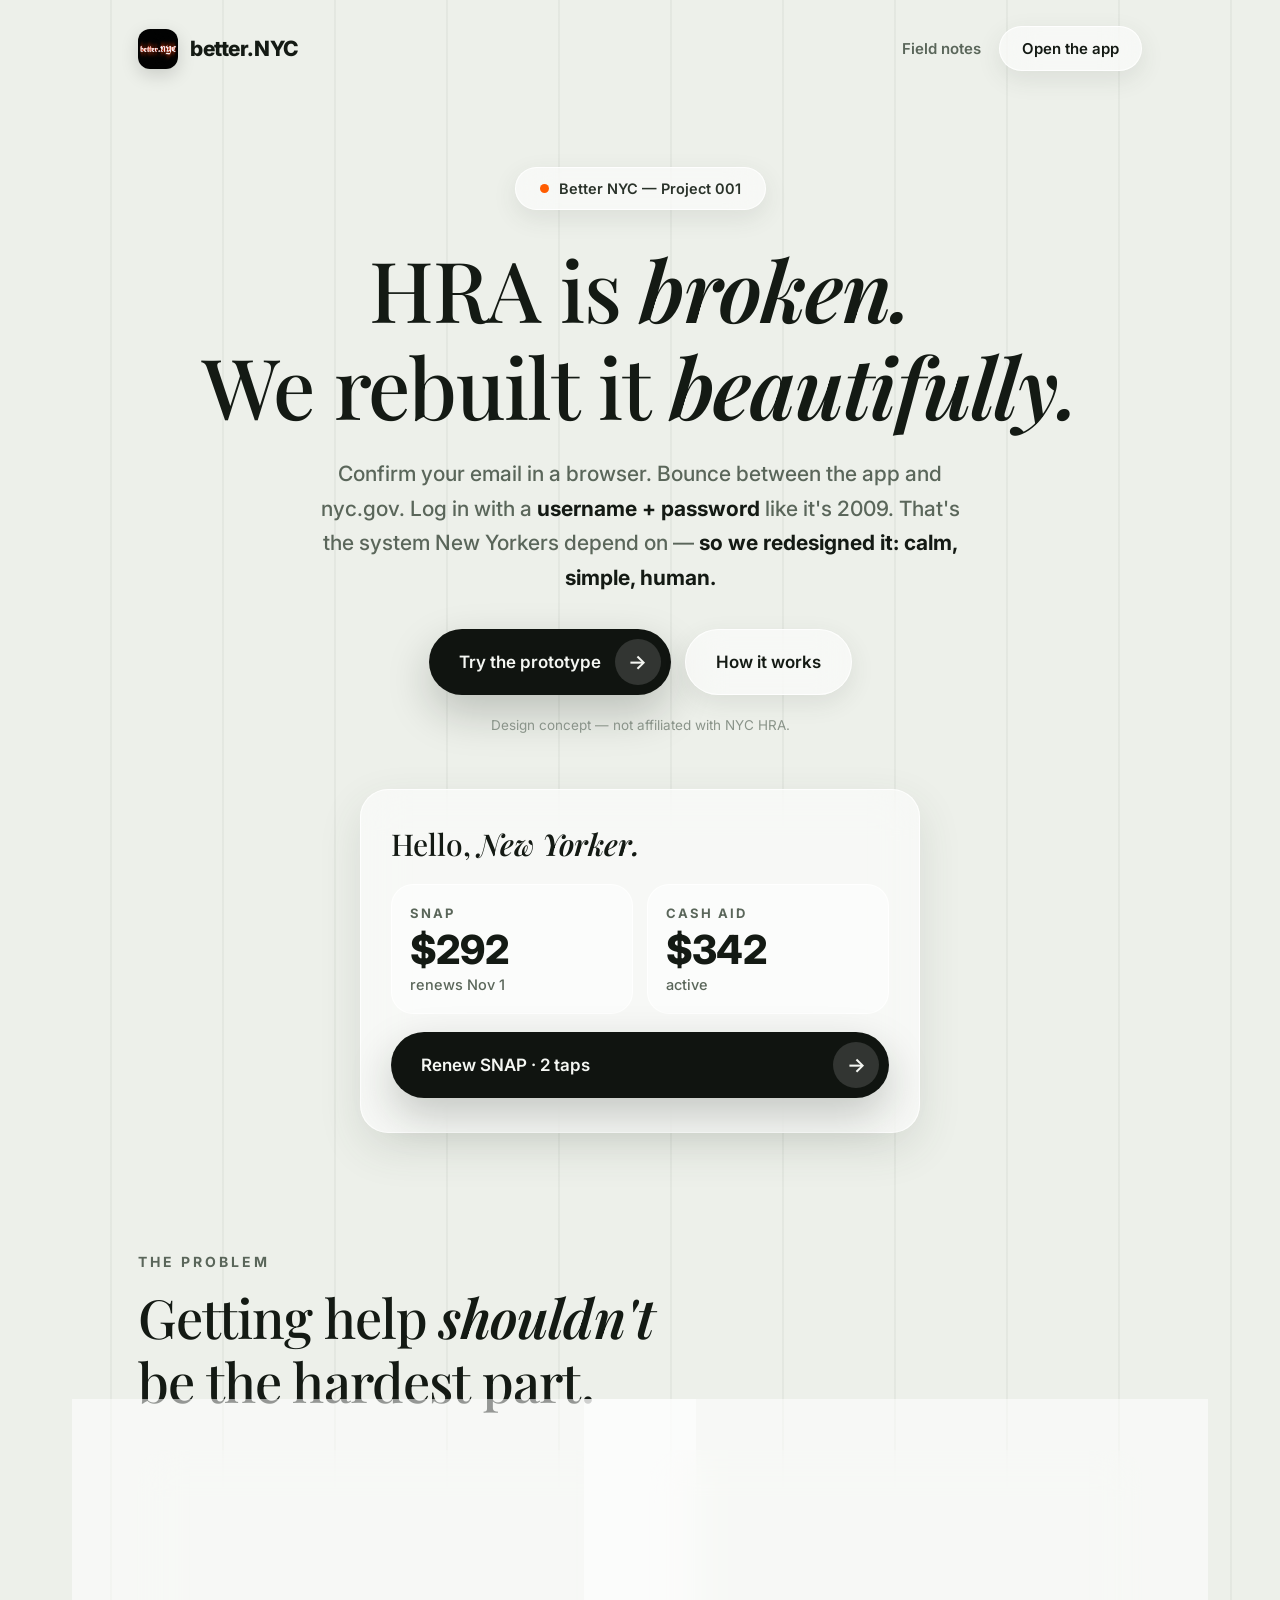
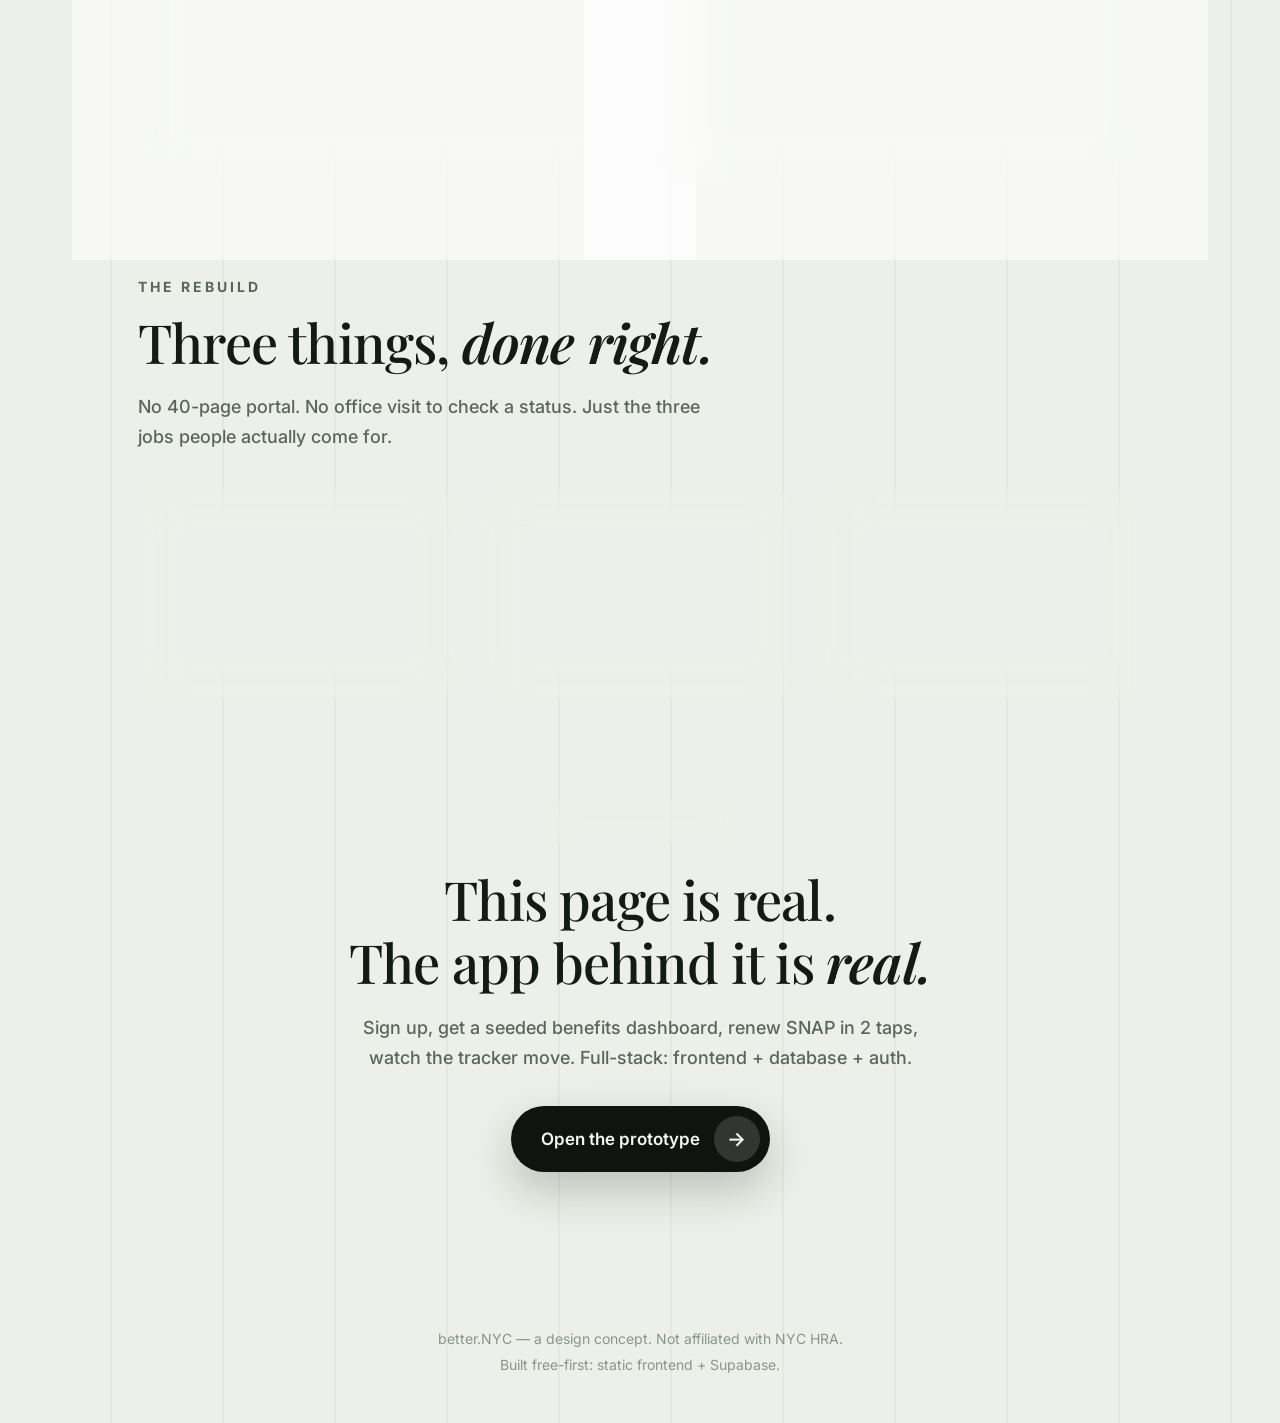
<file: index.html>
<!DOCTYPE html>
<html lang="en">
<head>
<meta charset="utf-8">
<meta name="viewport" content="width=device-width, initial-scale=1">
<title>Better NYC — HRA, rebuilt beautifully</title>
<meta name="description" content="The city's help system, redesigned fast, simple, and actually helpful. Project 001: HRA.">
<link rel="preconnect" href="https://fonts.googleapis.com">
<link rel="preconnect" href="https://fonts.gstatic.com" crossorigin>
<link href="https://fonts.googleapis.com/css2?family=Inter:wght@400;500;600;700;800&family=Playfair+Display:ital,wght@0,500;0,600;1,500;1,600&display=swap" rel="stylesheet">
<link rel="stylesheet" href="css/glass.css">
</head>
<body>
<div class="shell">
  <nav class="nav">
    <a class="brand" href="index.html"><img src="assets/logo.png" alt="better.NYC logo">better.NYC</a>
    <div class="nav-links">
      <a class="nl" href="mta.html">Field notes</a>
      <a class="btn-glass" href="app.html" style="padding:12px 22px;font-size:15px">Open the app</a>
    </div>
  </nav>

  <header class="hero">
    <span class="pill"><span class="dot"></span>Better NYC — Project 001</span>
    <h1 class="serif">HRA is <i>broken.</i><br>We rebuilt it <i>beautifully.</i></h1>
    <p class="lead">Confirm your email in a browser. Bounce between the app and nyc.gov. Log in with a <b>username + password</b> like it's 2009. That's the system New Yorkers depend on — <b>so we redesigned it: calm, simple, human.</b></p>
    <div class="cta-row">
      <a class="btn-dark" href="app.html"><span>Try the prototype</span><span class="arr">→</span></a>
      <a class="btn-glass" href="#how">How it works</a>
    </div>
    <div class="disclaimer">Design concept — not affiliated with NYC HRA.</div>

    <div class="preview glass">
      <div class="hello serif">Hello, <i>New Yorker.</i></div>
      <div class="bencards">
        <div class="bencard"><div class="t">SNAP</div><div class="amt">$292</div><div class="s">renews Nov 1</div></div>
        <div class="bencard"><div class="t">CASH AID</div><div class="amt">$342</div><div class="s">active</div></div>
      </div>
      <a class="btn-dark" href="app.html"><span>Renew SNAP · 2 taps</span><span class="arr">→</span></a>
    </div>
  </header>

  <section class="section" id="how">
    <div class="kicker2">The problem</div>
    <h2 class="serif">Getting help <i>shouldn't</i><br>be the hardest part.</h2>
    <div class="duo">
      <div class="col glass">
        <h3>THE APP TODAY</h3>
        <ul>
          <li>Username + password login — in 2026</li>
          <li>Confirm your email in a separate browser</li>
          <li>Bounced between the app and nyc.gov</li>
          <li>Status updates in caseworker code</li>
        </ul>
      </div>
      <div class="col glass">
        <h3>THE REBUILD</h3>
        <ul>
          <li><b>One-tap sign in.</b> That's the whole login flow.</li>
          <li><b>Everything on one screen</b> — balances, renewals, status.</li>
          <li><b>Renew SNAP in 2 taps.</b> Thirty seconds, done.</li>
          <li><b>Plain-English tracker</b> — received, verified, approved.</li>
        </ul>
      </div>
    </div>
  </section>

  <section class="section">
    <div class="kicker2">The rebuild</div>
    <h2 class="serif">Three things, <i>done right.</i></h2>
    <p class="sub">No 40-page portal. No office visit to check a status. Just the three jobs people actually come for.</p>
    <div class="grid3">
      <div class="card3 glass"><div class="n">01</div><h3>Apply once</h3><p>One form. We fill in what the city already knows about you — you confirm, not retype.</p></div>
      <div class="card3 glass"><div class="n">02</div><h3>Track everything</h3><p>Real-time status in plain English. You'll never have to "call the office" again.</p></div>
      <div class="card3 glass"><div class="n">03</div><h3>Renew in 2 taps</h3><p>Reminders before anything expires. Renewals take thirty seconds, not thirty days.</p></div>
    </div>
  </section>

  <section class="section center">
    <span class="pill"><span class="dot"></span>Prototype v1 — live</span>
    <h2 class="serif" style="margin-top:24px">This page is real.<br>The app behind it is <i>real.</i></h2>
    <p class="sub">Sign up, get a seeded benefits dashboard, renew SNAP in 2 taps, watch the tracker move. Full-stack: frontend + database + auth.</p>
    <div class="cta-row"><a class="btn-dark" href="app.html"><span>Open the prototype</span><span class="arr">→</span></a></div>
  </section>
</div>

<footer>better.NYC — a design concept. Not affiliated with NYC HRA.<br>Built free-first: static frontend + Supabase.</footer>
</body>
</html>
</file>
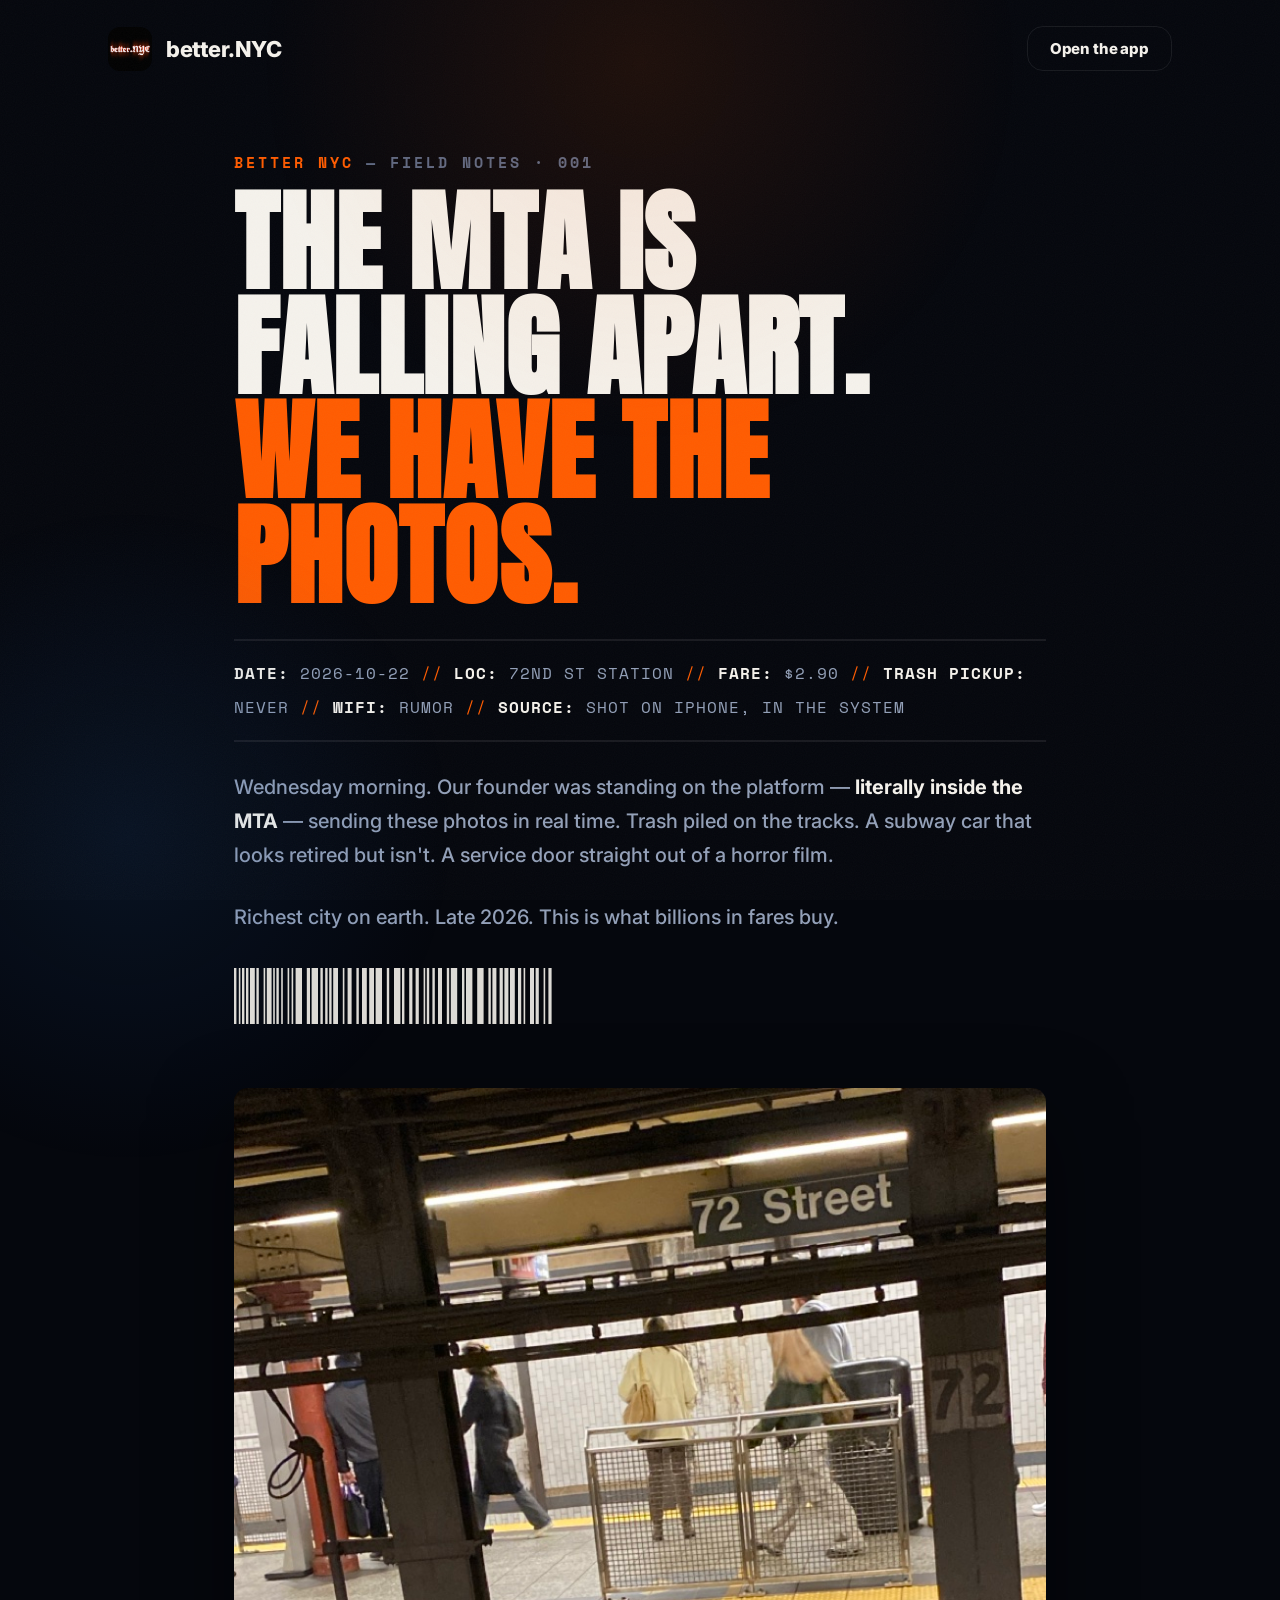
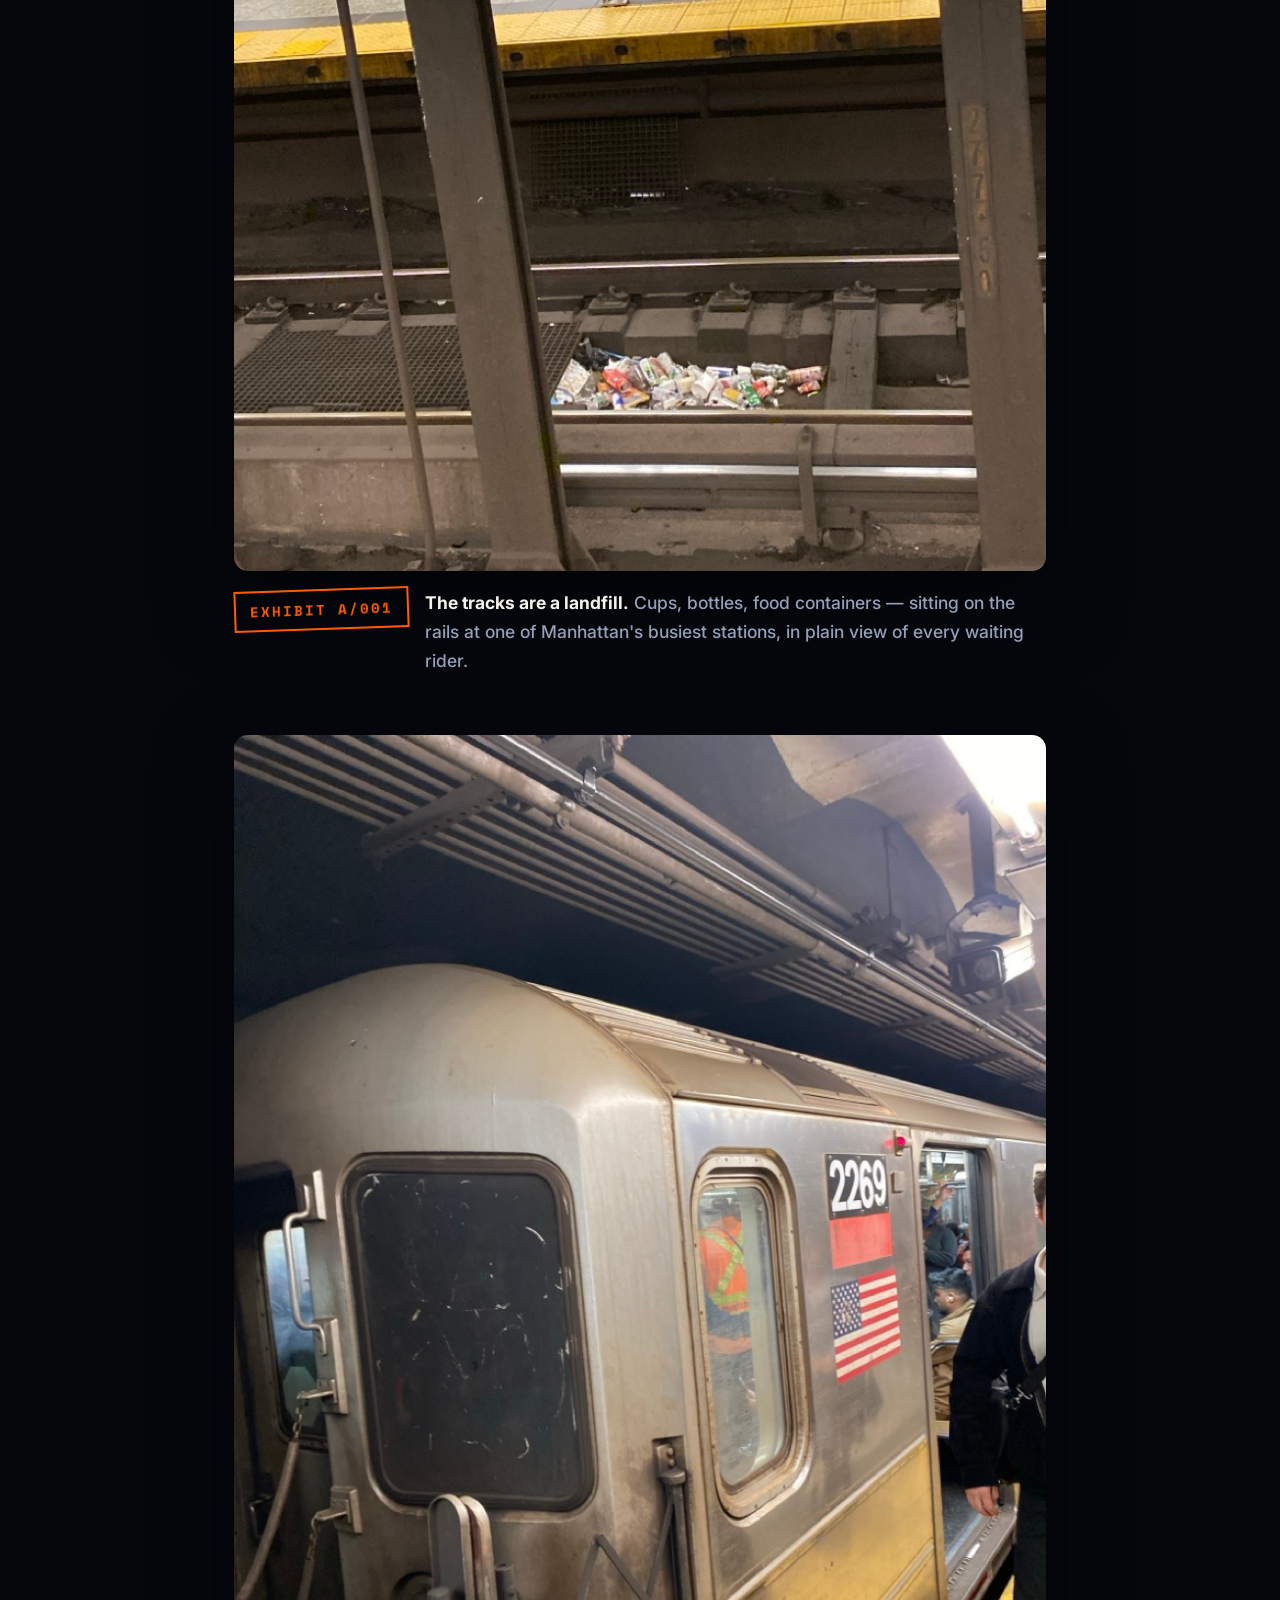
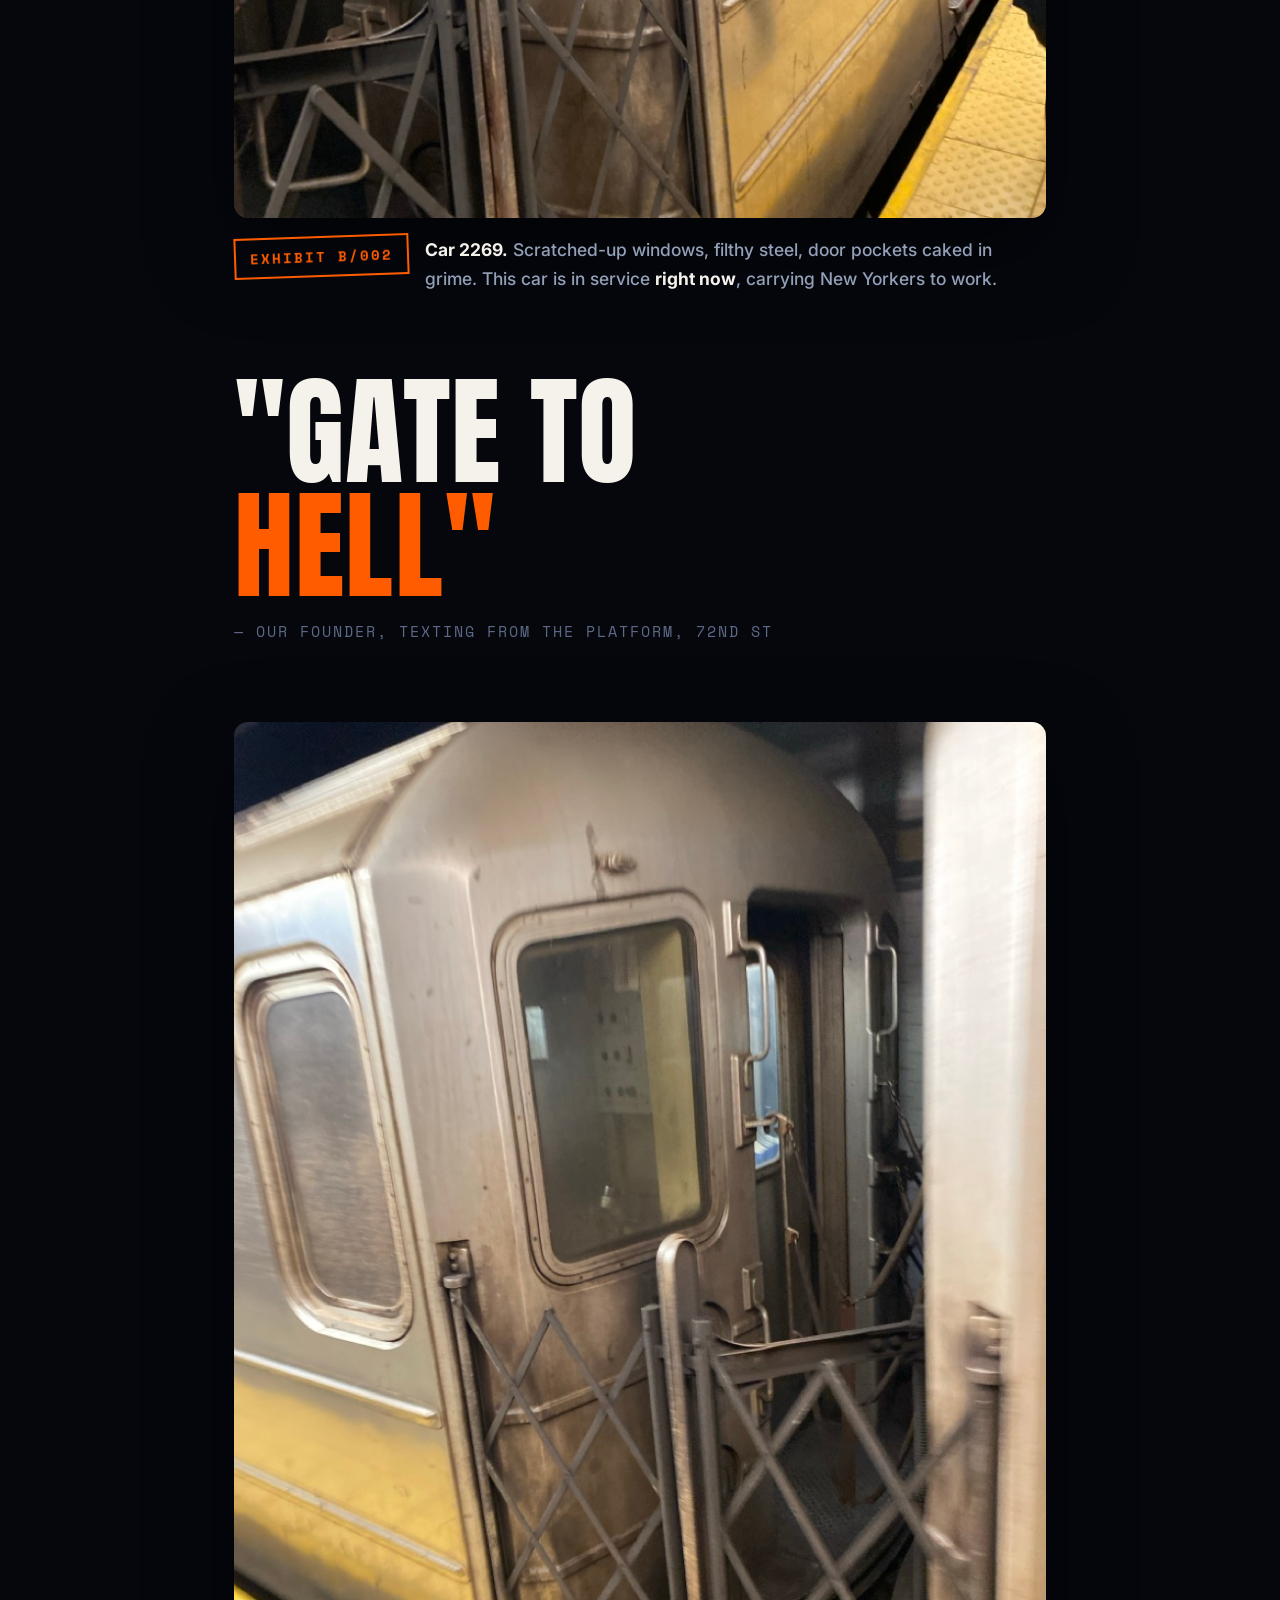
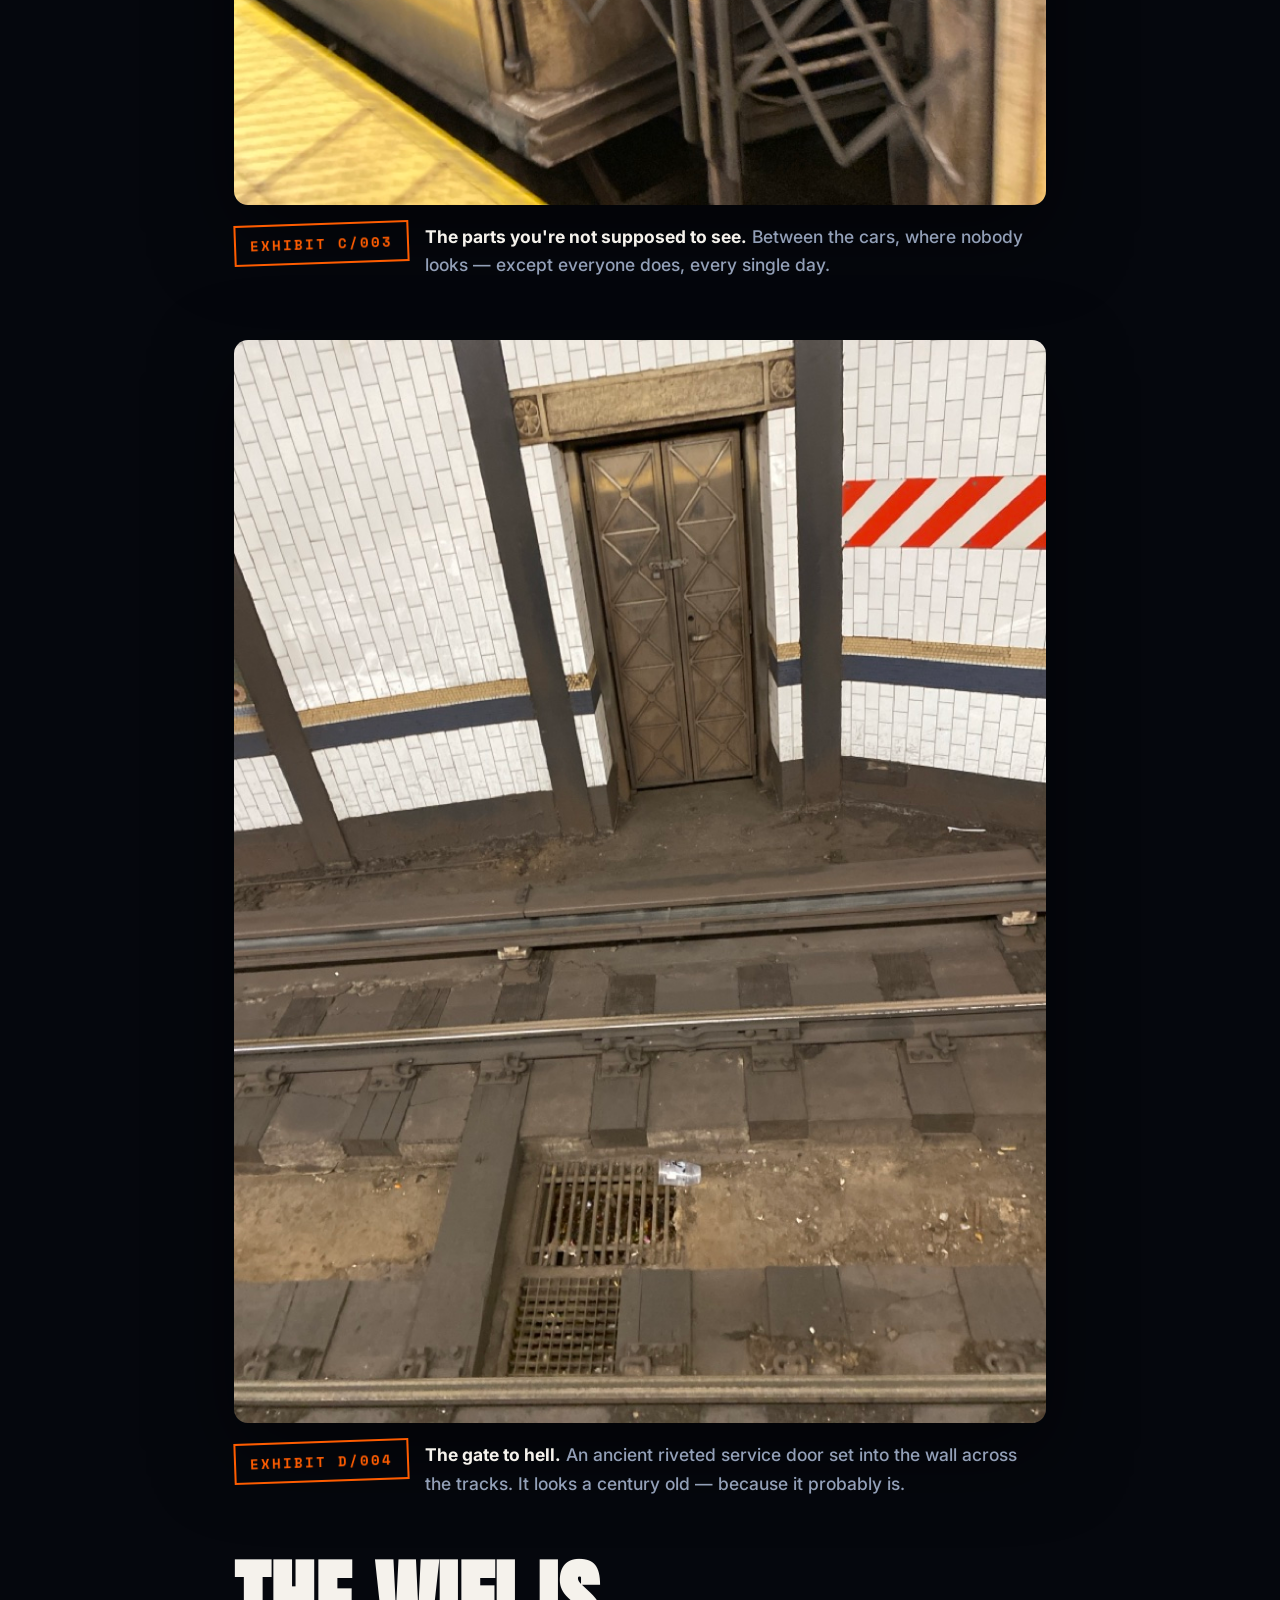
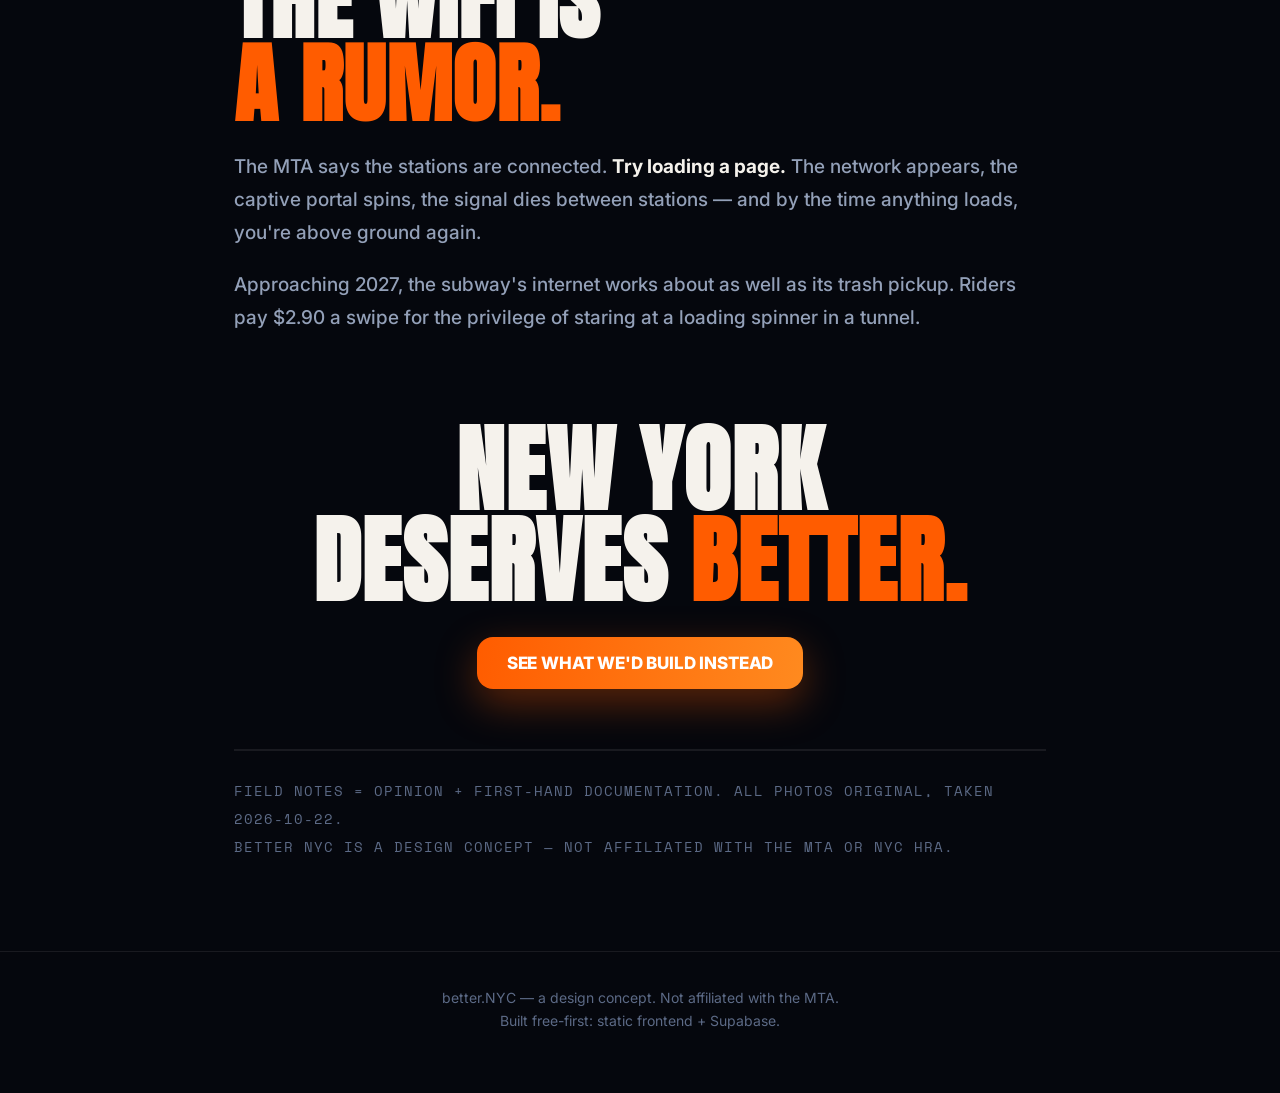
<file: mta.html>
<!DOCTYPE html>
<html lang="en">
<head>
<meta charset="utf-8">
<meta name="viewport" content="width=device-width, initial-scale=1">
<title>THE MTA IS FALLING APART — Better NYC Field Notes</title>
<meta name="description" content="First-hand photos from inside the NYC subway: trash on the tracks, decaying cars, and WiFi that doesn't exist.">
<link rel="preconnect" href="https://fonts.googleapis.com">
<link rel="preconnect" href="https://fonts.gstatic.com" crossorigin>
<link href="https://fonts.googleapis.com/css2?family=Anton&family=Space+Mono:wght@400;700&family=Inter:wght@400;500;600;700;800&display=swap" rel="stylesheet">
<link rel="stylesheet" href="css/styles.css">
<style>
  .mono{font-family:'Space Mono',monospace}
  .anton{font-family:'Anton',Impact,sans-serif;text-transform:uppercase;letter-spacing:.01em}
  .article{max-width:860px;margin:0 auto;padding:20px 24px 90px}
  .article .kicker{margin:34px 0 18px;font-size:15px;letter-spacing:3px;color:var(--dim)}
  .article .kicker b{color:var(--flame)}
  .article h1.anton{font-size:clamp(56px,10vw,110px);line-height:.95;color:var(--ink)}
  .article h1.anton .fl{color:var(--flame)}
  .datastrip{margin:30px 0 8px;border-top:2px solid var(--line);border-bottom:2px solid var(--line);padding:16px 0;font-size:16px;letter-spacing:1px;color:var(--mut);line-height:2.1}
  .datastrip b{color:var(--ink)} .datastrip .x{color:var(--flame)}
  .lede{font-size:20px;line-height:1.7;color:var(--mut);margin:28px 0 10px;font-weight:500}
  .lede b{color:var(--ink)}
  .barcode{margin:34px 0 10px;opacity:.9}
  .barcode img{height:56px}
  .exhibit{margin:60px 0}
  .exhibit img{width:100%;border-radius:14px;display:block;box-shadow:0 30px 80px rgba(0,0,0,.5)}
  .exhibit .cap{display:flex;gap:16px;margin-top:18px;align-items:flex-start}
  .exhibit .tag{flex-shrink:0;font-size:14px;font-weight:700;letter-spacing:2px;color:var(--flame);border:2px solid var(--flame);padding:8px 14px;transform:rotate(-2deg)}
  .exhibit .cap p{font-size:17.5px;line-height:1.65;color:var(--mut);font-weight:500}
  .exhibit .cap p b{color:var(--ink)}
  .quote{margin:80px 0;text-align:left}
  .quote .big{font-size:clamp(64px,11vw,120px);line-height:.95;color:var(--ink)}
  .quote .big span{color:var(--flame)}
  .quote .attr{font-size:15px;letter-spacing:2px;color:var(--dim);margin-top:18px}
  .wifi h2.anton{font-size:clamp(48px,8.5vw,88px);line-height:.95;margin-bottom:24px}
  .wifi h2.anton span{color:var(--flame)}
  .wifi p{font-size:19px;line-height:1.75;color:var(--mut);font-weight:500;margin-bottom:18px}
  .wifi p b{color:var(--ink)}
  .closer{text-align:center;margin:90px 0 40px}
  .closer h2.anton{font-size:clamp(52px,9vw,96px);line-height:.95;margin-bottom:30px}
  .closer h2.anton span{color:var(--flame)}
  .byline{margin-top:60px;padding-top:26px;border-top:2px solid var(--line);font-size:14px;letter-spacing:1px;color:var(--dim);line-height:2}
</style>
</head>
<body>
<div class="ambient"></div><div class="grain"></div>
<div class="shell">
  <nav class="nav">
    <a class="brand" href="index.html" style="text-decoration:none"><img src="assets/logo.png" alt="">better.NYC</a>
    <a class="btn ghost" href="app.html" style="padding:12px 22px;font-size:15px">Open the app</a>
  </nav>
</div>

<article class="article">
  <div class="kicker mono"><b>BETTER NYC</b> — FIELD NOTES · 001</div>
  <h1 class="anton">THE MTA IS<br>FALLING APART.<br><span class="fl">WE HAVE THE PHOTOS.</span></h1>

  <div class="datastrip mono">
    <b>DATE:</b> 2026-10-22 <span class="x">//</span> <b>LOC:</b> 72ND ST STATION <span class="x">//</span>
    <b>FARE:</b> $2.90 <span class="x">//</span> <b>TRASH PICKUP:</b> NEVER <span class="x">//</span>
    <b>WIFI:</b> RUMOR <span class="x">//</span> <b>SOURCE:</b> SHOT ON IPHONE, IN THE SYSTEM
  </div>

  <p class="lede">Wednesday morning. Our founder was standing on the platform — <b>literally inside the MTA</b> — sending these photos in real time. Trash piled on the tracks. A subway car that looks retired but isn't. A service door straight out of a horror film.</p>
  <p class="lede">Richest city on earth. Late 2026. This is what billions in fares buy.</p>

  <div class="barcode"><img src="assets/mta/barcode.svg" alt=""></div>

  <div class="exhibit">
    <img src="assets/mta/exhibit-a.jpg" alt="Trash piled on the subway tracks at 72nd Street">
    <div class="cap"><span class="tag mono">EXHIBIT A/001</span><p><b>The tracks are a landfill.</b> Cups, bottles, food containers — sitting on the rails at one of Manhattan's busiest stations, in plain view of every waiting rider.</p></div>
  </div>

  <div class="exhibit">
    <img src="assets/mta/exhibit-b.jpg" alt="Grimy subway car 2269 with scratched windows">
    <div class="cap"><span class="tag mono">EXHIBIT B/002</span><p><b>Car 2269.</b> Scratched-up windows, filthy steel, door pockets caked in grime. This car is in service <b>right now</b>, carrying New Yorkers to work.</p></div>
  </div>

  <div class="quote">
    <div class="big anton">"GATE TO<br><span>HELL"</span></div>
    <div class="attr mono">— OUR FOUNDER, TEXTING FROM THE PLATFORM, 72ND ST</div>
  </div>

  <div class="exhibit">
    <img src="assets/mta/exhibit-c.jpg" alt="Filth caked between subway cars">
    <div class="cap"><span class="tag mono">EXHIBIT C/003</span><p><b>The parts you're not supposed to see.</b> Between the cars, where nobody looks — except everyone does, every single day.</p></div>
  </div>

  <div class="exhibit">
    <img src="assets/mta/exhibit-d.jpg" alt="Ancient riveted metal service door across the tracks">
    <div class="cap"><span class="tag mono">EXHIBIT D/004</span><p><b>The gate to hell.</b> An ancient riveted service door set into the wall across the tracks. It looks a century old — because it probably is.</p></div>
  </div>

  <div class="wifi">
    <h2 class="anton">THE WIFI IS<br><span>A RUMOR.</span></h2>
    <p>The MTA says the stations are connected. <b>Try loading a page.</b> The network appears, the captive portal spins, the signal dies between stations — and by the time anything loads, you're above ground again.</p>
    <p>Approaching 2027, the subway's internet works about as well as its trash pickup. Riders pay $2.90 a swipe for the privilege of staring at a loading spinner in a tunnel.</p>
  </div>

  <div class="closer">
    <h2 class="anton">NEW YORK<br>DESERVES <span>BETTER.</span></h2>
    <div class="cta-row" style="justify-content:center"><a class="btn" href="index.html">SEE WHAT WE'D BUILD INSTEAD</a></div>
  </div>

  <div class="byline mono">FIELD NOTES = OPINION + FIRST-HAND DOCUMENTATION. ALL PHOTOS ORIGINAL, TAKEN 2026-10-22.<br>BETTER NYC IS A DESIGN CONCEPT — NOT AFFILIATED WITH THE MTA OR NYC HRA.</div>
</article>

<footer>better.NYC — a design concept. Not affiliated with the MTA.<br>Built free-first: static frontend + Supabase.</footer>
</body>
</html>
</file>
<file: css/glass.css>
/* better.nyc — glass theme (v6): light, serif, frosted glass */
:root{
  --paper:#EDF0EA; --ink:#141A14; --mut:#5A665A; --faint:#8A948A;
  --flame:#FF5C00; --card:rgba(255,255,255,.55); --line:rgba(255,255,255,.85);
}
*{margin:0;padding:0;box-sizing:border-box}
html{-webkit-text-size-adjust:100%}
body{
  font-family:'Inter',"Helvetica Neue",Arial,sans-serif;color:var(--ink);
  background:var(--paper);
  background-image:repeating-linear-gradient(90deg,rgba(0,0,0,0) 0 110px,rgba(55,70,55,.05) 110px 112px);
  min-height:100vh;
}
.serif{font-family:'Playfair Display',Georgia,serif}
.shell{max-width:1060px;margin:0 auto;padding:0 28px}

/* nav */
.nav{display:flex;justify-content:space-between;align-items:center;padding:26px 0}
.brand{display:flex;align-items:center;gap:12px;font-weight:800;font-size:21px;letter-spacing:-.02em;color:var(--ink);text-decoration:none}
.brand img{width:40px;height:40px;border-radius:12px;box-shadow:0 6px 18px rgba(0,0,0,.15)}
.nav-links{display:flex;gap:12px;align-items:center}
.nav-links a.nl{font-size:15px;font-weight:600;color:var(--mut);text-decoration:none;padding:10px 6px;white-space:nowrap}
.nav-links .btn-glass{white-space:nowrap}

/* pills + buttons */
.pill{display:inline-flex;align-items:center;gap:10px;background:var(--card);
  backdrop-filter:blur(18px);-webkit-backdrop-filter:blur(18px);
  border:1px solid var(--line);border-radius:999px;padding:12px 24px;
  font-size:14.5px;font-weight:600;color:#2A332A;box-shadow:0 8px 24px rgba(60,70,60,.10)}
.pill .dot{width:9px;height:9px;border-radius:50%;background:var(--flame)}
.btn-dark{display:inline-flex;align-items:center;gap:14px;background:#101410;color:#F5F7F3;
  border-radius:999px;padding:10px 10px 10px 30px;font-size:17px;font-weight:600;
  text-decoration:none;border:none;cursor:pointer;box-shadow:0 18px 44px rgba(20,26,20,.22)}
.btn-dark .arr{width:46px;height:46px;border-radius:50%;background:rgba(255,255,255,.14);
  display:inline-flex;align-items:center;justify-content:center;font-size:20px}
.btn-dark:disabled{opacity:.55;cursor:wait}
.btn-glass{display:inline-flex;align-items:center;gap:10px;background:var(--card);
  backdrop-filter:blur(18px);-webkit-backdrop-filter:blur(18px);
  border:1px solid var(--line);border-radius:999px;padding:16px 30px;
  font-size:17px;font-weight:600;color:var(--ink);text-decoration:none;cursor:pointer;
  box-shadow:0 8px 24px rgba(60,70,60,.10)}
.glass{background:var(--card);backdrop-filter:blur(22px);-webkit-backdrop-filter:blur(22px);
  border:1px solid var(--line);border-radius:28px;box-shadow:0 16px 44px rgba(60,70,60,.12)}

/* hero */
.hero{text-align:center;padding:70px 0 30px}
.hero h1{font-size:clamp(46px,7.5vw,84px);line-height:1.16;font-weight:500;letter-spacing:-.015em;margin:30px 0 22px}
.hero h1 i{font-style:italic;font-weight:600}
.lead{font-size:clamp(17px,2.4vw,21px);line-height:1.65;color:var(--mut);max-width:640px;margin:0 auto;font-weight:500}
.lead b{color:var(--ink)}
.cta-row{display:flex;gap:14px;justify-content:center;margin-top:34px;flex-wrap:wrap}
.disclaimer{margin-top:22px;font-size:13.5px;color:var(--faint)}

/* preview card (landing) */
.preview{max-width:560px;margin:56px auto 0;padding:34px 30px;text-align:left}
.preview .hello{font-size:30px;font-weight:500}
.preview .hello i{font-style:italic;font-weight:600}
.bencards{display:flex;gap:14px;margin-top:20px}
.bencard{flex:1;border-radius:22px;padding:20px 18px;background:rgba(255,255,255,.5);
  border:1px solid var(--line)}
.bencard .t{font-size:13px;font-weight:700;letter-spacing:2px;color:var(--mut)}
.bencard .amt{font-size:40px;font-weight:800;letter-spacing:-.02em;margin-top:4px}
.bencard .s{font-size:14.5px;color:var(--mut);font-weight:500;margin-top:2px}
.preview .btn-dark{width:100%;justify-content:space-between;margin-top:18px}

/* sections */
.section{padding:90px 0 10px}
.kicker2{font-size:14px;font-weight:700;letter-spacing:3px;color:var(--mut);text-transform:uppercase}
.section h2{font-size:clamp(34px,5.5vw,54px);line-height:1.18;font-weight:500;letter-spacing:-.015em;margin:16px 0 18px}
.section h2 i{font-style:italic;font-weight:600}
.section .sub{font-size:18px;line-height:1.65;color:var(--mut);max-width:600px;font-weight:500}
.duo{display:grid;grid-template-columns:1fr 1fr;gap:20px;margin-top:36px}
.duo .col{padding:32px 30px}
.duo h3{font-size:14px;font-weight:700;letter-spacing:3px;color:var(--faint);margin-bottom:18px}
.duo ul{list-style:none}
.duo li{font-size:16.5px;line-height:1.55;color:var(--mut);font-weight:500;padding:12px 0;border-top:1px solid rgba(60,70,60,.12)}
.duo li b{color:var(--ink)}
.duo li:first-child{border-top:none}
.grid3{display:grid;grid-template-columns:repeat(3,1fr);gap:20px;margin-top:36px}
.card3{padding:32px 28px}
.card3 .n{font-size:15px;font-weight:700;letter-spacing:2px;color:var(--flame)}
.card3 h3{font-size:24px;font-weight:700;letter-spacing:-.01em;margin:12px 0 10px}
.card3 p{font-size:16px;line-height:1.6;color:var(--mut);font-weight:500}
.center{text-align:center}
.center .sub{margin:0 auto}

/* footer */
footer{margin-top:110px;padding:34px 28px 46px;text-align:center;color:var(--faint);font-size:14px;line-height:1.8}

/* ---------- app ---------- */
.app-wrap{max-width:560px;margin:0 auto;padding:0 22px 60px;min-height:70vh}
.app-head{display:flex;justify-content:space-between;align-items:center;padding:26px 0}
.linklike{background:none;border:none;color:var(--mut);font-size:15px;font-weight:600;cursor:pointer;font-family:inherit}
.panel{padding:44px 34px;margin-top:26px}
.panel h2{font-size:44px;font-weight:500;letter-spacing:-.015em;line-height:1.2}
.panel h2 i{font-style:italic;font-weight:600}
.hint{font-size:16px;color:var(--mut);margin-top:12px;line-height:1.6;font-weight:500}
.form-err{display:none;margin-top:18px;background:rgba(200,40,30,.08);border:1px solid rgba(200,40,30,.3);
  color:#a02318;border-radius:16px;padding:14px 18px;font-size:15px;font-weight:600}
.form-err.show{display:block}
.field{margin-top:20px}
.field label{display:block;font-size:13px;font-weight:700;letter-spacing:1.5px;color:var(--mut);margin-bottom:8px}
.field input{width:100%;font-size:17px;font-family:inherit;padding:17px 20px;border-radius:18px;
  border:1px solid rgba(60,70,60,.18);background:rgba(255,255,255,.7);color:var(--ink);outline:none}
.field input:focus{border-color:var(--ink);box-shadow:0 0 0 3px rgba(20,26,20,.08)}
#auth-form .btn-dark{width:100%;justify-content:space-between;margin-top:26px;font-size:18px}
.switch{margin-top:22px;text-align:center;font-size:15.5px;color:var(--mut);font-weight:500}
.switch button{background:none;border:none;color:var(--ink);font-weight:700;font-size:15.5px;cursor:pointer;font-family:inherit;text-decoration:underline}

/* dashboard (rendered by app.js into #dash) */
#dash .hello{font-family:'Playfair Display',Georgia,serif;font-size:34px;font-weight:500}
#dash .hello i{font-style:italic}
#dash .total{margin-top:22px}
#dash .total .l{font-size:13px;font-weight:700;letter-spacing:3px;color:var(--mut)}
#dash .total .v{font-size:76px;font-weight:800;letter-spacing:-.04em;line-height:1.05}
#dash .total .v span{font-size:24px;color:var(--mut);font-weight:600}
#dash .bencards{margin-top:6px}
#dash .bencard .amt{color:var(--ink)}
.okmsg{display:none;margin-top:18px;background:rgba(30,140,60,.08);border:1px solid rgba(30,140,60,.3);
  color:#1d6b35;border-radius:16px;padding:14px 18px;font-size:15px;font-weight:600}
.okmsg.show{display:block}
#renew-btn{display:flex;align-items:center;justify-content:space-between;width:100%;
  background:#101410;color:#F5F7F3;border:none;cursor:pointer;border-radius:999px;
  padding:12px 12px 12px 28px;margin-top:20px;font-family:inherit;font-size:17px;
  font-weight:600;text-align:left;box-shadow:0 18px 44px rgba(20,26,20,.22)}
#renew-btn small{display:block;font-size:13px;font-weight:500;opacity:.7;margin-top:3px}
#renew-btn .arr{width:52px;height:52px;flex:none;border-radius:50%;background:rgba(255,255,255,.14);
  display:flex;align-items:center;justify-content:center;font-size:22px}
#renew-btn:disabled{opacity:.55;cursor:wait}
.track{margin-top:26px;padding:26px 24px;background:rgba(255,255,255,.45);
  border:1px solid var(--line);border-radius:22px}
.track .l{font-size:13px;font-weight:700;letter-spacing:3px;color:var(--mut);margin-bottom:16px}
.pbar{height:10px;border-radius:99px;background:rgba(60,70,60,.14);overflow:hidden}
.pbar i{display:block;height:100%;border-radius:99px;background:linear-gradient(90deg,#2A332A,#101410)}
.steps{display:flex;justify-content:space-between;margin-top:14px;gap:8px}
.step{flex:1;text-align:center;font-size:12.5px;color:var(--mut);font-weight:600;line-height:1.4}
.step .dot{width:34px;height:34px;border-radius:50%;margin:0 auto 8px;display:flex;align-items:center;justify-content:center;
  background:rgba(60,70,60,.12);color:var(--mut);font-size:14px;font-weight:700}
.step.done{color:var(--ink)}
.step.done .dot{background:#101410;color:#F5F7F3}

@media (max-width:640px){
  .duo,.grid3{grid-template-columns:1fr}
  .panel{padding:34px 24px}
  #dash .total .v{font-size:60px}
}
</file>
<file: css/styles.css>
/* Better NYC v1 — design system: black canvas, flame orange, Inter */
:root{
  --bg:#05070d; --bg2:#0a0f1a; --card:#0d1424; --line:rgba(255,255,255,.08);
  --ink:#f5f2ec; --mut:#93a0b8; --dim:#5c6a86;
  --flame:#ff5c00; --flame2:#ff9a3d; --blue:#1e5aa8;
  --ok:#34d399; --radius:22px;
}
*{margin:0;padding:0;box-sizing:border-box}
html{-webkit-text-size-adjust:100%}
body{background:var(--bg);color:var(--ink);font-family:'Inter',system-ui,-apple-system,'Helvetica Neue',Arial,sans-serif;min-height:100vh}
::selection{background:var(--flame);color:#fff}
a{color:inherit}

/* ambient */
.ambient{position:fixed;inset:0;pointer-events:none;z-index:0}
.ambient::before{content:"";position:absolute;width:70vmax;height:70vmax;left:50%;top:-30vmax;transform:translateX(-50%);
  background:radial-gradient(circle,rgba(255,92,0,.10) 0%,rgba(255,92,0,0) 60%)}
.ambient::after{content:"";position:absolute;width:60vmax;height:60vmax;left:-20vmax;bottom:-25vmax;
  background:radial-gradient(circle,rgba(30,90,168,.14) 0%,rgba(30,90,168,0) 60%)}
.grain{position:fixed;inset:0;pointer-events:none;z-index:50;opacity:.06;
  background-image:url('data:image/svg+xml;utf8,<svg xmlns="http://www.w3.org/2000/svg" width="160" height="160"><filter id="n"><feTurbulence type="fractalNoise" baseFrequency="0.9" numOctaves="2"/></filter><rect width="160" height="160" filter="url(%23n)" opacity="0.55"/></svg>')}

/* layout */
.shell{position:relative;z-index:1;max-width:1120px;margin:0 auto;padding:0 28px}
.nav{display:flex;align-items:center;justify-content:space-between;padding:26px 0}
.brand{display:flex;align-items:center;gap:14px;font-weight:800;letter-spacing:-.02em;font-size:22px}
.brand img{width:44px;height:44px;border-radius:12px}
.kicker{color:var(--flame);font-weight:800;letter-spacing:.35em;font-size:13px;text-transform:uppercase}

/* buttons */
.btn{display:inline-flex;align-items:center;justify-content:center;gap:10px;border:0;cursor:pointer;
  font-family:inherit;font-weight:800;font-size:17px;letter-spacing:-.01em;color:#fff;
  background:linear-gradient(100deg,var(--flame),#ff8a1f);border-radius:16px;padding:16px 30px;
  box-shadow:0 14px 40px rgba(255,92,0,.35);transition:transform .15s ease,box-shadow .15s ease;text-decoration:none}
.btn:hover{transform:translateY(-2px);box-shadow:0 18px 50px rgba(255,92,0,.45)}
.btn:active{transform:translateY(0)}
.btn.ghost{background:transparent;box-shadow:none;border:1px solid var(--line);color:var(--ink)}
.btn.ghost:hover{border-color:var(--flame)}
.btn.block{width:100%}
.btn:disabled{opacity:.55;cursor:wait;transform:none}

/* hero */
.hero{text-align:center;padding:70px 0 30px}
.hero .logo{width:min(560px,86vw);border-radius:24px;box-shadow:0 30px 90px rgba(0,0,0,.6)}
.hero h1{font-size:clamp(44px,7vw,84px);font-weight:900;letter-spacing:-.045em;line-height:1.0;margin:44px 0 20px}
.hero h1 .fl{background:linear-gradient(100deg,var(--flame),var(--flame2));-webkit-background-clip:text;background-clip:text;color:transparent}
.hero p.lead{font-size:clamp(18px,2.6vw,24px);color:var(--mut);max-width:640px;margin:0 auto 36px;line-height:1.6;font-weight:500}
.hero p.lead b{color:var(--ink)}
.cta-row{display:flex;gap:16px;justify-content:center;flex-wrap:wrap}
.disclaimer{margin-top:26px;font-size:14px;color:var(--dim)}

/* sections */
.section{padding:70px 0}
.section h2{font-size:clamp(32px,4.6vw,52px);font-weight:900;letter-spacing:-.035em;line-height:1.05;margin:16px 0 14px}
.section p.sub{color:var(--mut);font-size:19px;line-height:1.65;max-width:620px;font-weight:500}
.grid3{display:grid;grid-template-columns:repeat(3,1fr);gap:18px;margin-top:36px}
@media(max-width:760px){.grid3{grid-template-columns:1fr}}
.card3{background:var(--card);border:1px solid var(--line);border-radius:var(--radius);padding:30px 26px}
.card3 .n{font-size:15px;font-weight:900;color:var(--flame);letter-spacing:.25em}
.card3 h3{font-size:23px;font-weight:800;margin:12px 0 10px;letter-spacing:-.02em}
.card3 p{color:var(--mut);font-size:16.5px;line-height:1.6;font-weight:500}
.vs{display:grid;grid-template-columns:1fr 1fr;gap:18px;margin-top:36px}
@media(max-width:760px){.vs{grid-template-columns:1fr}}
.vs .bad,.vs .good{border-radius:var(--radius);padding:32px 28px;border:1px solid var(--line)}
.vs .bad{background:#120b08}
.vs .good{background:linear-gradient(160deg,#0a1a33,#0d2242)}
.vs h3{font-size:20px;font-weight:800;letter-spacing:.14em;margin-bottom:18px}
.vs .bad h3{color:#ff7a5c}.vs .good h3{color:var(--flame2)}
.vs ul{list-style:none;display:grid;gap:12px}
.vs li{font-size:17px;color:var(--mut);font-weight:500;line-height:1.5;padding-left:30px;position:relative}
.vs li::before{position:absolute;left:0;top:1px;font-weight:900}
.vs .bad li::before{content:"✕";color:#ff5c47}
.vs .good li::before{content:"✓";color:var(--ok)}
.vs .good li b{color:var(--ink)}

/* app shell */
.app-wrap{max-width:560px;margin:0 auto;padding:34px 22px 90px}
.app-head{display:flex;align-items:center;justify-content:space-between;margin-bottom:26px}
.app-head .brand{font-size:18px}
.linklike{background:none;border:0;color:var(--dim);font-family:inherit;font-size:15px;font-weight:600;cursor:pointer}
.linklike:hover{color:var(--flame)}
.panel{background:var(--card);border:1px solid var(--line);border-radius:var(--radius);padding:30px 26px;box-shadow:0 24px 70px rgba(0,0,0,.45)}
.panel h2{font-size:30px;font-weight:900;letter-spacing:-.03em;margin-bottom:8px}
.panel p.hint{color:var(--mut);font-size:15.5px;margin-bottom:22px;line-height:1.55}
.field{margin-bottom:16px}
.field label{display:block;font-size:13px;font-weight:700;letter-spacing:.12em;color:var(--dim);margin-bottom:8px;text-transform:uppercase}
.field input{width:100%;background:#070b14;border:1px solid var(--line);border-radius:14px;color:var(--ink);
  font-family:inherit;font-size:17px;font-weight:600;padding:15px 16px;outline:none;transition:border-color .15s}
.field input:focus{border-color:var(--flame)}
.form-err{display:none;background:rgba(255,60,40,.1);border:1px solid rgba(255,60,40,.4);color:#ff8a7a;
  border-radius:12px;padding:12px 14px;font-size:14.5px;font-weight:600;margin-bottom:16px}
.form-err.show{display:block}
.switch{text-align:center;margin-top:18px;color:var(--mut);font-size:15px}
.switch button{background:none;border:0;color:var(--flame);font-family:inherit;font-weight:800;font-size:15px;cursor:pointer}

/* dashboard */
.hello{font-size:19px;color:var(--mut);font-weight:500;margin-bottom:6px}
.hello b{color:var(--ink)}
.total{margin:14px 0 4px}
.total .l{font-size:12px;font-weight:800;letter-spacing:.28em;color:var(--dim)}
.total .v{font-size:76px;font-weight:900;letter-spacing:-.045em;font-variant-numeric:tabular-nums;line-height:1.05}
.total .v span{font-size:26px;color:var(--dim);font-weight:700}
.bencards{display:grid;grid-template-columns:1fr 1fr;gap:14px;margin:20px 0}
.bencard{border-radius:18px;padding:20px 18px;position:relative;overflow:hidden}
.bencard.snap{background:linear-gradient(135deg,#12305e,#1e5aa8)}
.bencard.cash{background:#141c31;border:1px solid var(--line)}
.bencard .t{font-size:12px;font-weight:800;letter-spacing:.22em;color:#bcd0ee}
.bencard .amt{font-size:44px;font-weight:900;font-variant-numeric:tabular-nums;margin-top:2px}
.bencard .s{font-size:13.5px;color:#bcd0ee;opacity:.75;font-weight:600;margin-top:2px}
.track{margin-top:22px}
.track .l{font-size:12px;font-weight:800;letter-spacing:.28em;color:var(--dim);margin-bottom:12px}
.pbar{height:12px;border-radius:99px;background:#1a2338;overflow:hidden}
.pbar i{display:block;height:100%;border-radius:99px;background:linear-gradient(90deg,var(--blue),var(--flame));transition:width .6s ease}
.steps{margin-top:14px;display:grid;gap:10px}
.step{display:flex;align-items:center;gap:12px;font-size:16px;font-weight:600;color:var(--mut)}
.step .dot{width:28px;height:28px;border-radius:50%;flex-shrink:0;display:flex;align-items:center;justify-content:center;
  font-size:15px;font-weight:900;background:#1a2338;color:var(--dim)}
.step.done{color:var(--ink)}
.step.done .dot{background:var(--ok);color:#06281c}
.okmsg{display:none;background:rgba(52,211,153,.1);border:1px solid rgba(52,211,153,.4);color:#7fe7bd;
  border-radius:12px;padding:12px 14px;font-size:14.5px;font-weight:600;margin-bottom:16px}
.okmsg.show{display:block}

footer{border-top:1px solid var(--line);padding:34px 0 60px;color:var(--dim);font-size:14px;text-align:center;line-height:1.7}
</file>
